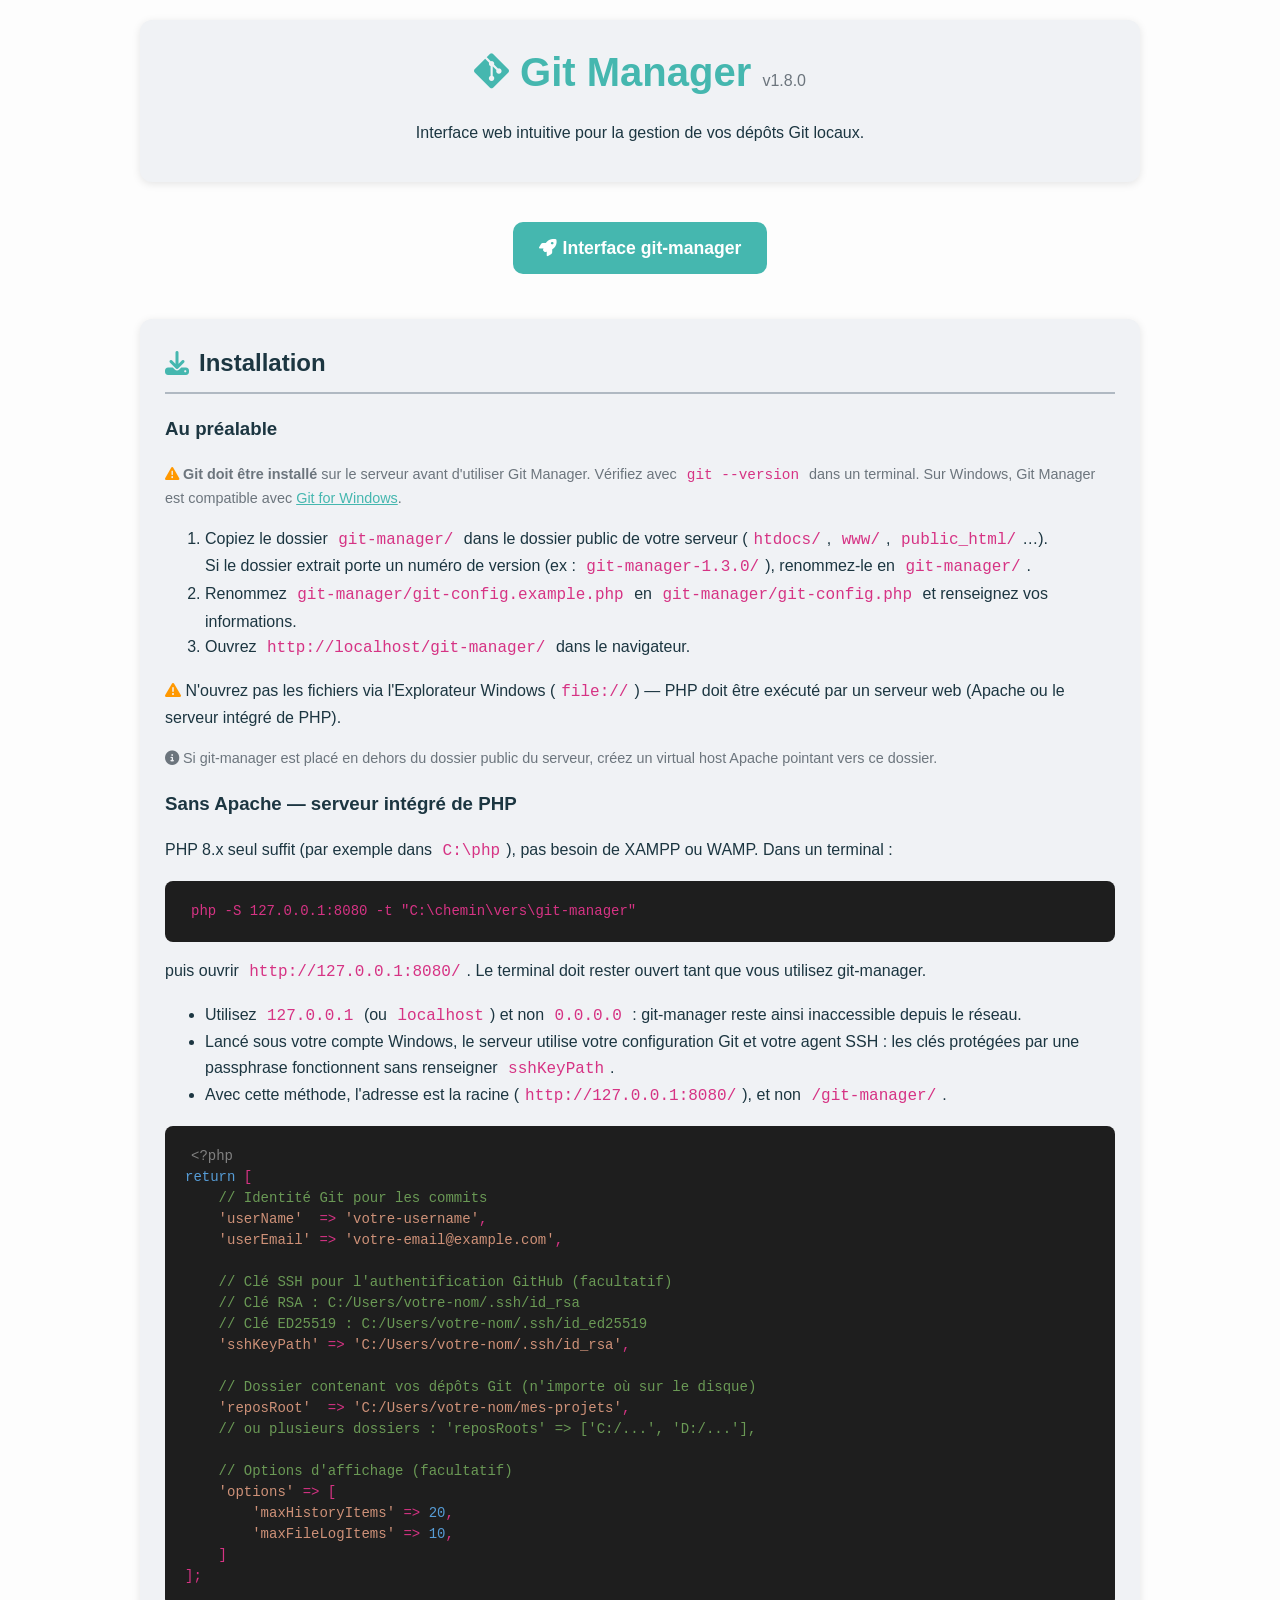
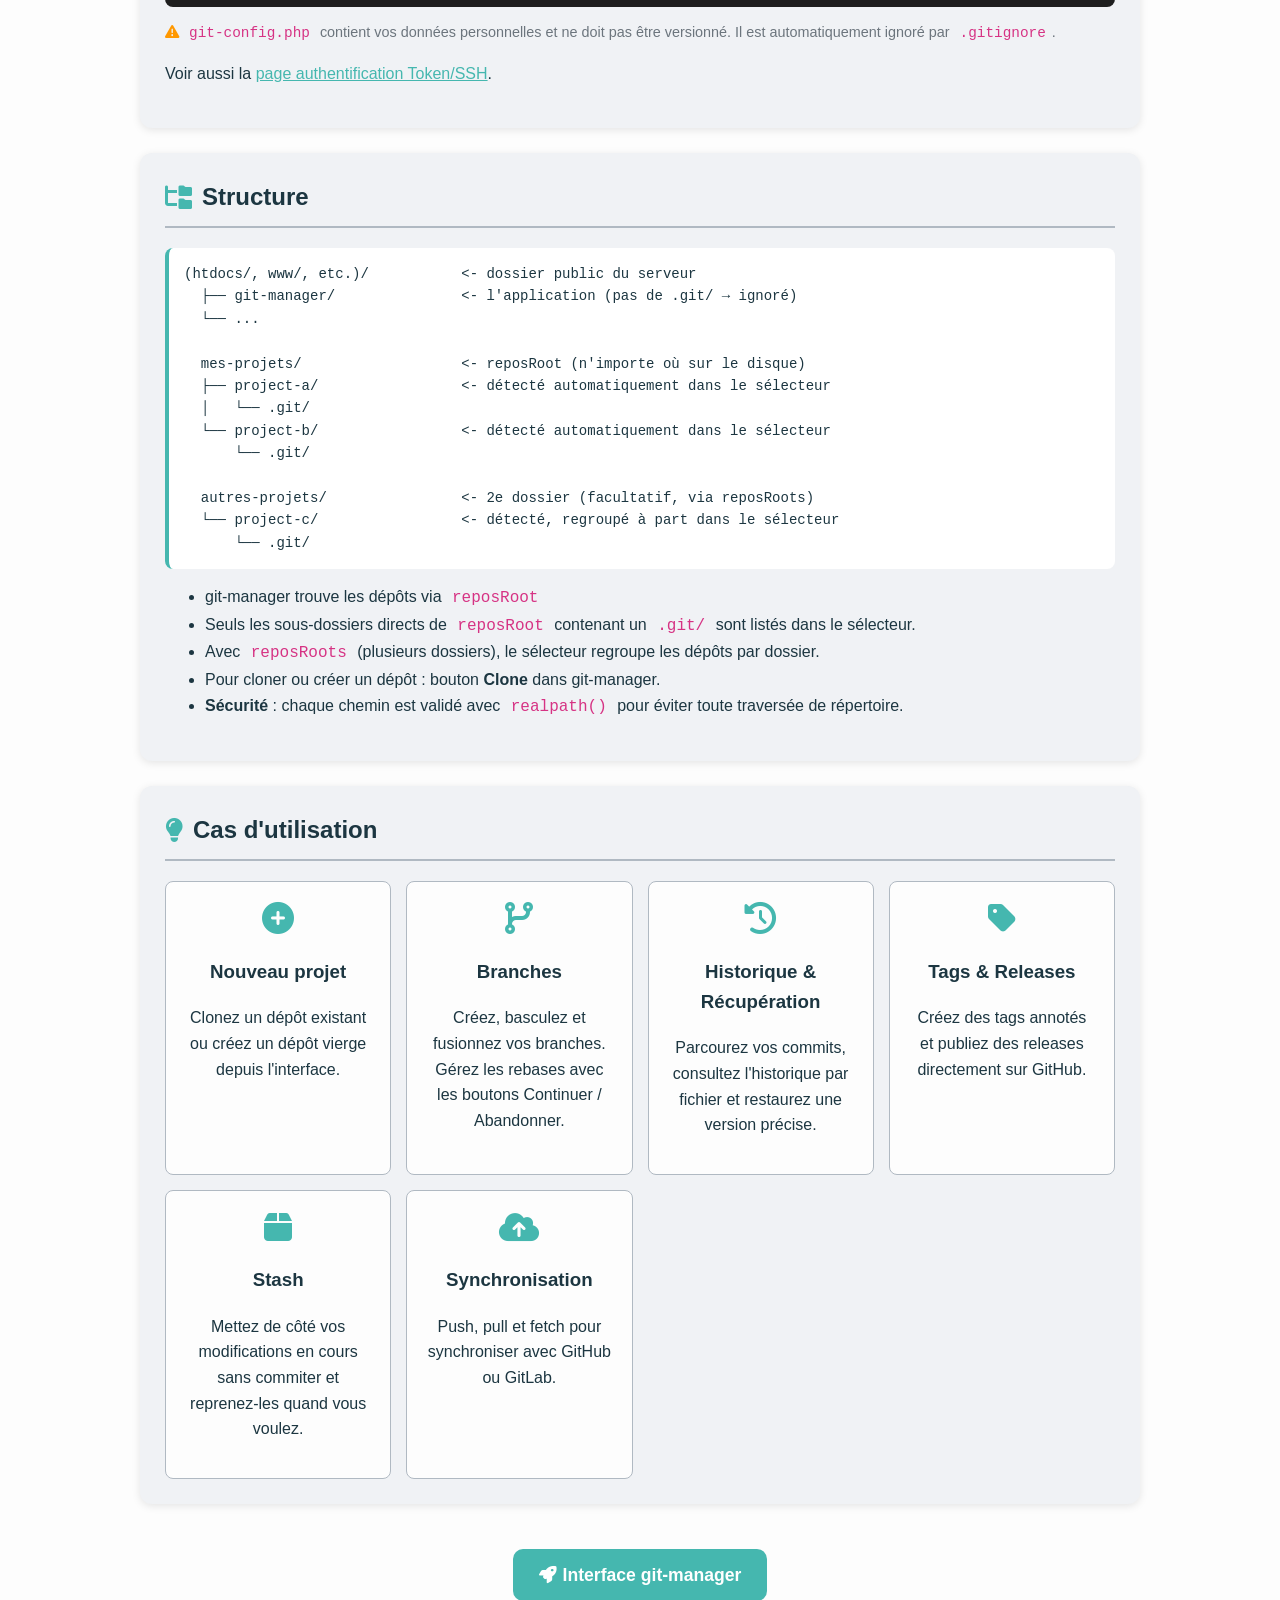
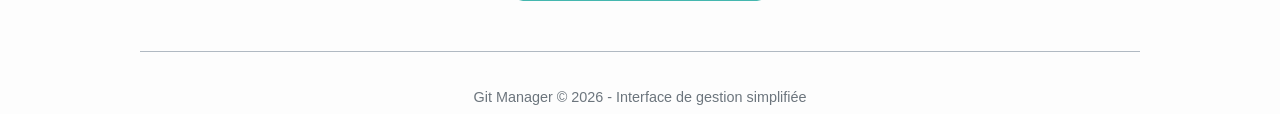
<file: git-manager/index.html>
<!DOCTYPE html>
<html lang="fr">

<head>
  <meta charset="UTF-8" />
  <meta name="viewport" content="width=device-width, initial-scale=1.0" />
  <title>Git Manager - Accueil</title>
  <link rel="icon" href="flavicon.svg" type="image/svg+xml">
  <link rel="stylesheet" href="https://cdnjs.cloudflare.com/ajax/libs/font-awesome/6.4.0/css/all.min.css" integrity="sha512-iecdLmaskl7CVkqkXNQ/ZH/XLlvWZOJyj7Yy7tcenmpD1ypASozpmT/E0iPtmFIB46ZmdtAc9eNBvH0H/ZpiBw==" crossorigin="anonymous" referrerpolicy="no-referrer" />
  <link rel="stylesheet" href="css/common.css">
  <link rel="stylesheet" href="css/index.css">
</head>

<body>
  <div class="git-container">
    <header class="git-header">
      <h1><i class="fab fa-git-alt"></i> Git Manager <span class="version-badge">v1.8.0</span></h1>
      <p>Interface web intuitive pour la gestion de vos dépôts Git locaux.</p>
    </header>

    <main class="git-layout">
      <section class="section-cta">
        <a href="git-manager.html" class="btn btn-primary">
          <i class="fas fa-rocket"></i> Interface git-manager
        </a>
      </section>

      <section class="git-section">
        <h2><i class="fas fa-download"></i> Installation</h2>
        <h3>Au préalable</h3>
        <p class="text-note"><i class="fas fa-exclamation-triangle text-warning"></i> <strong>Git doit être installé</strong> sur le serveur avant d'utiliser Git Manager. Vérifiez avec <code>git --version</code> dans un terminal. Sur Windows, Git Manager est compatible avec <a href="https://git-scm.com/download/win" target="_blank">Git for Windows</a>.</p>

        <ol>
          <li>Copiez le dossier <code>git-manager/</code> dans le dossier public de votre serveur (<code>htdocs/</code>, <code>www/</code>, <code>public_html/</code>…).<br>
              Si le dossier extrait porte un numéro de version (ex : <code>git-manager-1.3.0/</code>), renommez-le en <code>git-manager/</code>.</li>
          <li>Renommez <code>git-manager/git-config.example.php</code> en <code>git-manager/git-config.php</code> et renseignez vos informations.</li>
          <li>Ouvrez <code>http://localhost/git-manager/</code> dans le navigateur.</li>
        </ol>

        <p><i class="fas fa-exclamation-triangle text-warning"></i> N'ouvrez pas les fichiers via l'Explorateur Windows (<code>file://</code>) — PHP doit être exécuté par un serveur web (Apache ou le serveur intégré de PHP).</p>
        <p class="text-note"><i class="fas fa-info-circle"></i> Si git-manager est placé en dehors du dossier public du serveur, créez un virtual host Apache pointant vers ce dossier.</p>

        <h3>Sans Apache — serveur intégré de PHP</h3>
        <p>PHP 8.x seul suffit (par exemple dans <code>C:\php</code>), pas besoin de XAMPP ou WAMP. Dans un terminal :</p>
        <pre><code>php -S 127.0.0.1:8080 -t "C:\chemin\vers\git-manager"</code></pre>
        <p>puis ouvrir <code>http://127.0.0.1:8080/</code>. Le terminal doit rester ouvert tant que vous utilisez git-manager.</p>
        <ul>
          <li>Utilisez <code>127.0.0.1</code> (ou <code>localhost</code>) et non <code>0.0.0.0</code> : git-manager reste ainsi inaccessible depuis le réseau.</li>
          <li>Lancé sous votre compte Windows, le serveur utilise votre configuration Git et votre agent SSH : les clés protégées par une passphrase fonctionnent sans renseigner <code>sshKeyPath</code>.</li>
          <li>Avec cette méthode, l'adresse est la racine (<code>http://127.0.0.1:8080/</code>), et non <code>/git-manager/</code>.</li>
        </ul>

        <pre><code><span class="code-tag">&lt;?php</span>
<span class="code-keyword">return</span> [
    <span class="code-comment">// Identité Git pour les commits</span>
    <span class="code-string">'userName'</span>  => <span class="code-string">'votre-username'</span>,
    <span class="code-string">'userEmail'</span> => <span class="code-string">'votre-email@example.com'</span>,

    <span class="code-comment">// Clé SSH pour l'authentification GitHub (facultatif)</span>
    <span class="code-comment">// Clé RSA : C:/Users/votre-nom/.ssh/id_rsa</span>
    <span class="code-comment">// Clé ED25519 : C:/Users/votre-nom/.ssh/id_ed25519</span>
    <span class="code-string">'sshKeyPath'</span> => <span class="code-string">'C:/Users/votre-nom/.ssh/id_rsa'</span>,

    <span class="code-comment">// Dossier contenant vos dépôts Git (n'importe où sur le disque)</span>
    <span class="code-string">'reposRoot'</span>  => <span class="code-string">'C:/Users/votre-nom/mes-projets'</span>,
    <span class="code-comment">// ou plusieurs dossiers : 'reposRoots' => ['C:/...', 'D:/...'],</span>

    <span class="code-comment">// Options d'affichage (facultatif)</span>
    <span class="code-string">'options'</span> => [
        <span class="code-string">'maxHistoryItems'</span> => <span class="code-keyword">20</span>,
        <span class="code-string">'maxFileLogItems'</span> => <span class="code-keyword">10</span>,
    ]
];</code></pre>

        <p class="text-note"><i class="fas fa-exclamation-triangle text-warning"></i> <code>git-config.php</code> contient vos données personnelles et ne doit pas être versionné. Il est automatiquement ignoré par <code>.gitignore</code>.</p>
        <p>Voir aussi la <a href="git-auth.html">page authentification Token/SSH</a>.</p>
      </section>

      <section class="git-section">
        <h2><i class="fas fa-folder-tree"></i> Structure</h2>
        <div class="tree-view">(htdocs/, www/, etc.)/           &lt;- dossier public du serveur
  ├── git-manager/               &lt;- l'application (pas de .git/ → ignoré)
  └── ...

  mes-projets/                   &lt;- reposRoot (n'importe où sur le disque)
  ├── project-a/                 &lt;- détecté automatiquement dans le sélecteur
  │   └── .git/
  └── project-b/                 &lt;- détecté automatiquement dans le sélecteur
      └── .git/

  autres-projets/                &lt;- 2e dossier (facultatif, via reposRoots)
  └── project-c/                 &lt;- détecté, regroupé à part dans le sélecteur
      └── .git/</div>
        <ul class="mt-15">
          <li>git-manager trouve les dépôts via <code>reposRoot</code></li>
          <li>Seuls les sous-dossiers directs de <code>reposRoot</code> contenant un <code>.git/</code> sont listés dans le sélecteur.</li>
          <li>Avec <code>reposRoots</code> (plusieurs dossiers), le sélecteur regroupe les dépôts par dossier.</li>
          <li>Pour cloner ou créer un dépôt : bouton <strong>Clone</strong> dans git-manager.</li>
          <li><strong>Sécurité</strong> : chaque chemin est validé avec <code>realpath()</code> pour éviter toute traversée de répertoire.</li>
        </ul>
      </section>

      <section class="git-section">
        <h2><i class="fas fa-lightbulb"></i> Cas d'utilisation</h2>
        <div class="use-cases">
          <div class="card">
            <i class="fas fa-plus-circle fa-2x text-accent"></i>
            <h3>Nouveau projet</h3>
            <p>Clonez un dépôt existant ou créez un dépôt vierge depuis l'interface.</p>
          </div>
          <div class="card">
            <i class="fas fa-code-branch fa-2x text-accent"></i>
            <h3>Branches</h3>
            <p>Créez, basculez et fusionnez vos branches. Gérez les rebases avec les boutons Continuer / Abandonner.</p>
          </div>
          <div class="card">
            <i class="fas fa-history fa-2x text-accent"></i>
            <h3>Historique & Récupération</h3>
            <p>Parcourez vos commits, consultez l'historique par fichier et restaurez une version précise.</p>
          </div>
          <div class="card">
            <i class="fas fa-tag fa-2x text-accent"></i>
            <h3>Tags & Releases</h3>
            <p>Créez des tags annotés et publiez des releases directement sur GitHub.</p>
          </div>
          <div class="card">
            <i class="fas fa-box fa-2x text-accent"></i>
            <h3>Stash</h3>
            <p>Mettez de côté vos modifications en cours sans commiter et reprenez-les quand vous voulez.</p>
          </div>
          <div class="card">
            <i class="fas fa-cloud-upload-alt fa-2x text-accent"></i>
            <h3>Synchronisation</h3>
            <p>Push, pull et fetch pour synchroniser avec GitHub ou GitLab.</p>
          </div>
        </div>
      </section>

      <section class="section-cta">
        <a href="git-manager.html" class="btn btn-primary">
          <i class="fas fa-rocket"></i> Interface git-manager
        </a>
      </section>
    </main>

    <footer>
      <p>Git Manager &copy; 2026 - Interface de gestion simplifiée</p>
    </footer>
  </div>
<script>
  const _repo = new URLSearchParams(window.location.search).get('repo');
  if (_repo) {
    document.querySelectorAll('a[href="git-manager.html"]').forEach(a => {
      a.href = 'git-manager.html?repo=' + encodeURIComponent(_repo);
    });
  }
</script>
</body>
</html>
</file>
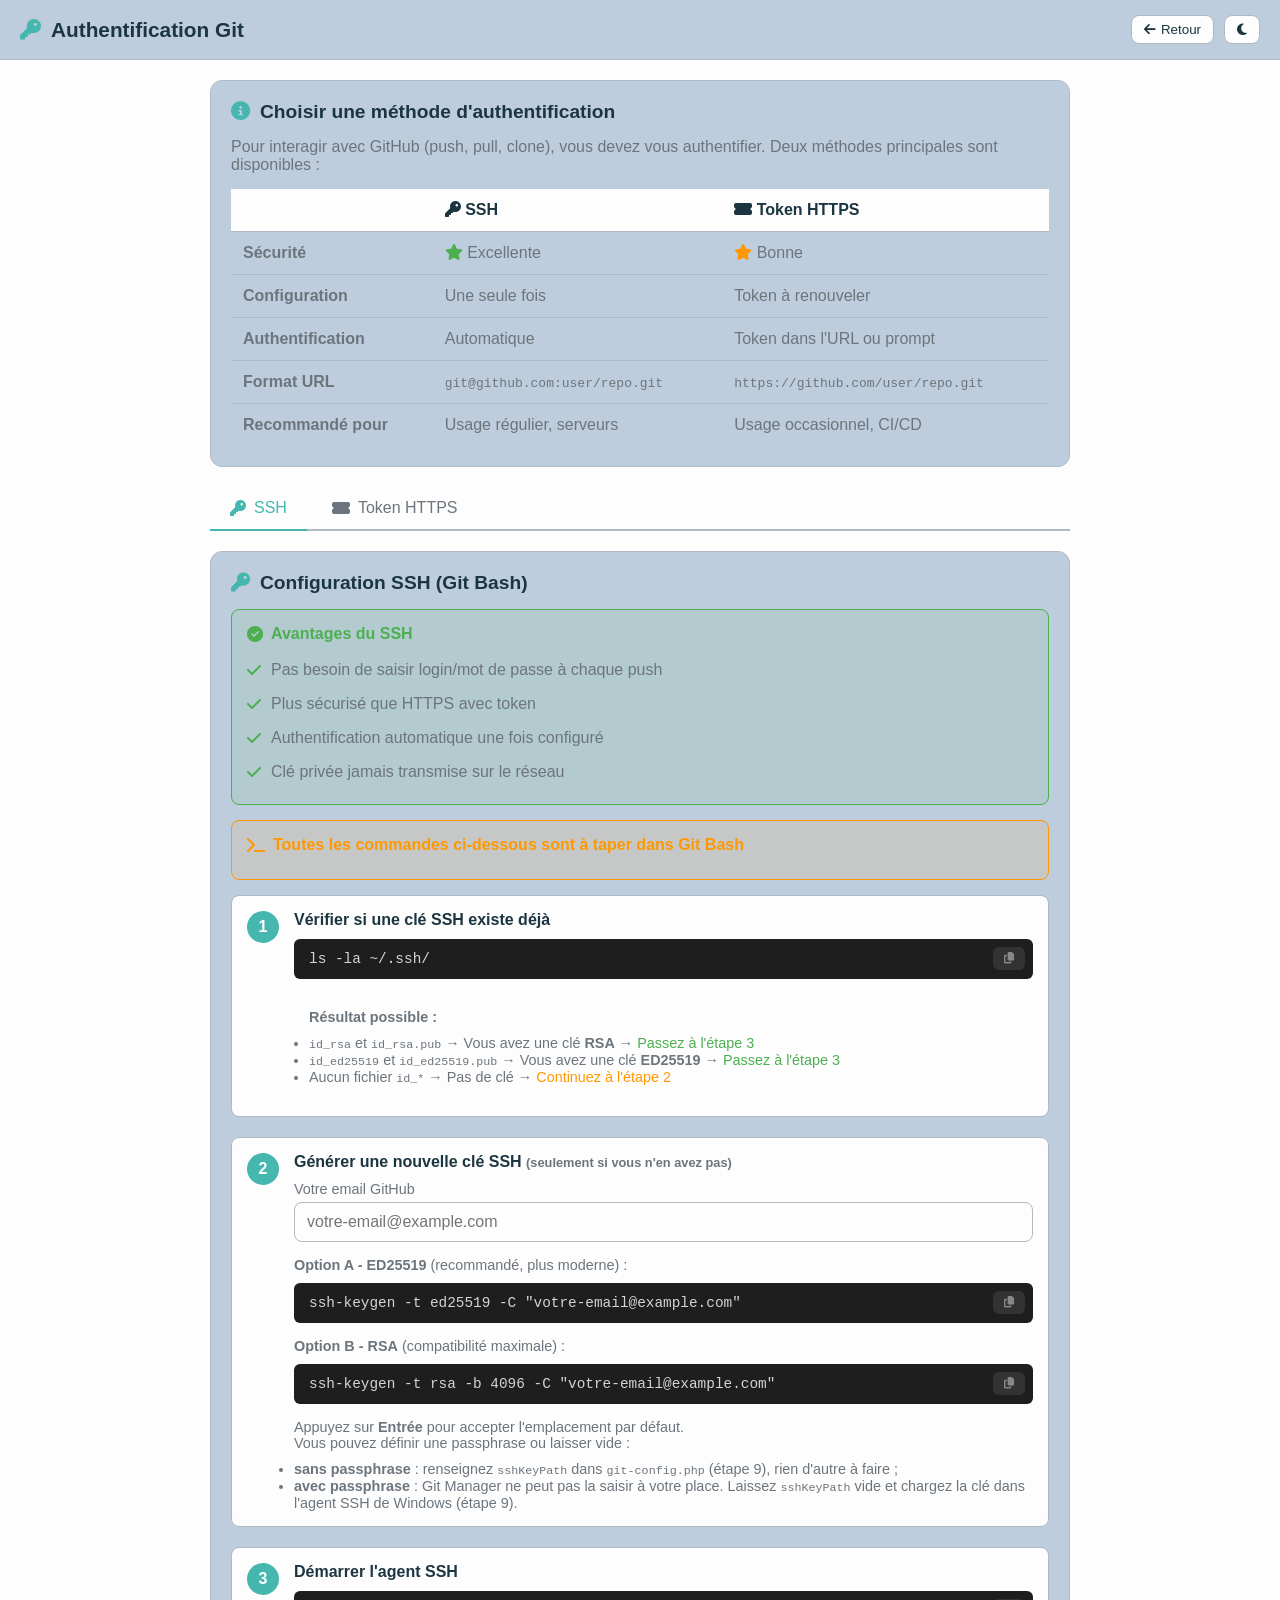
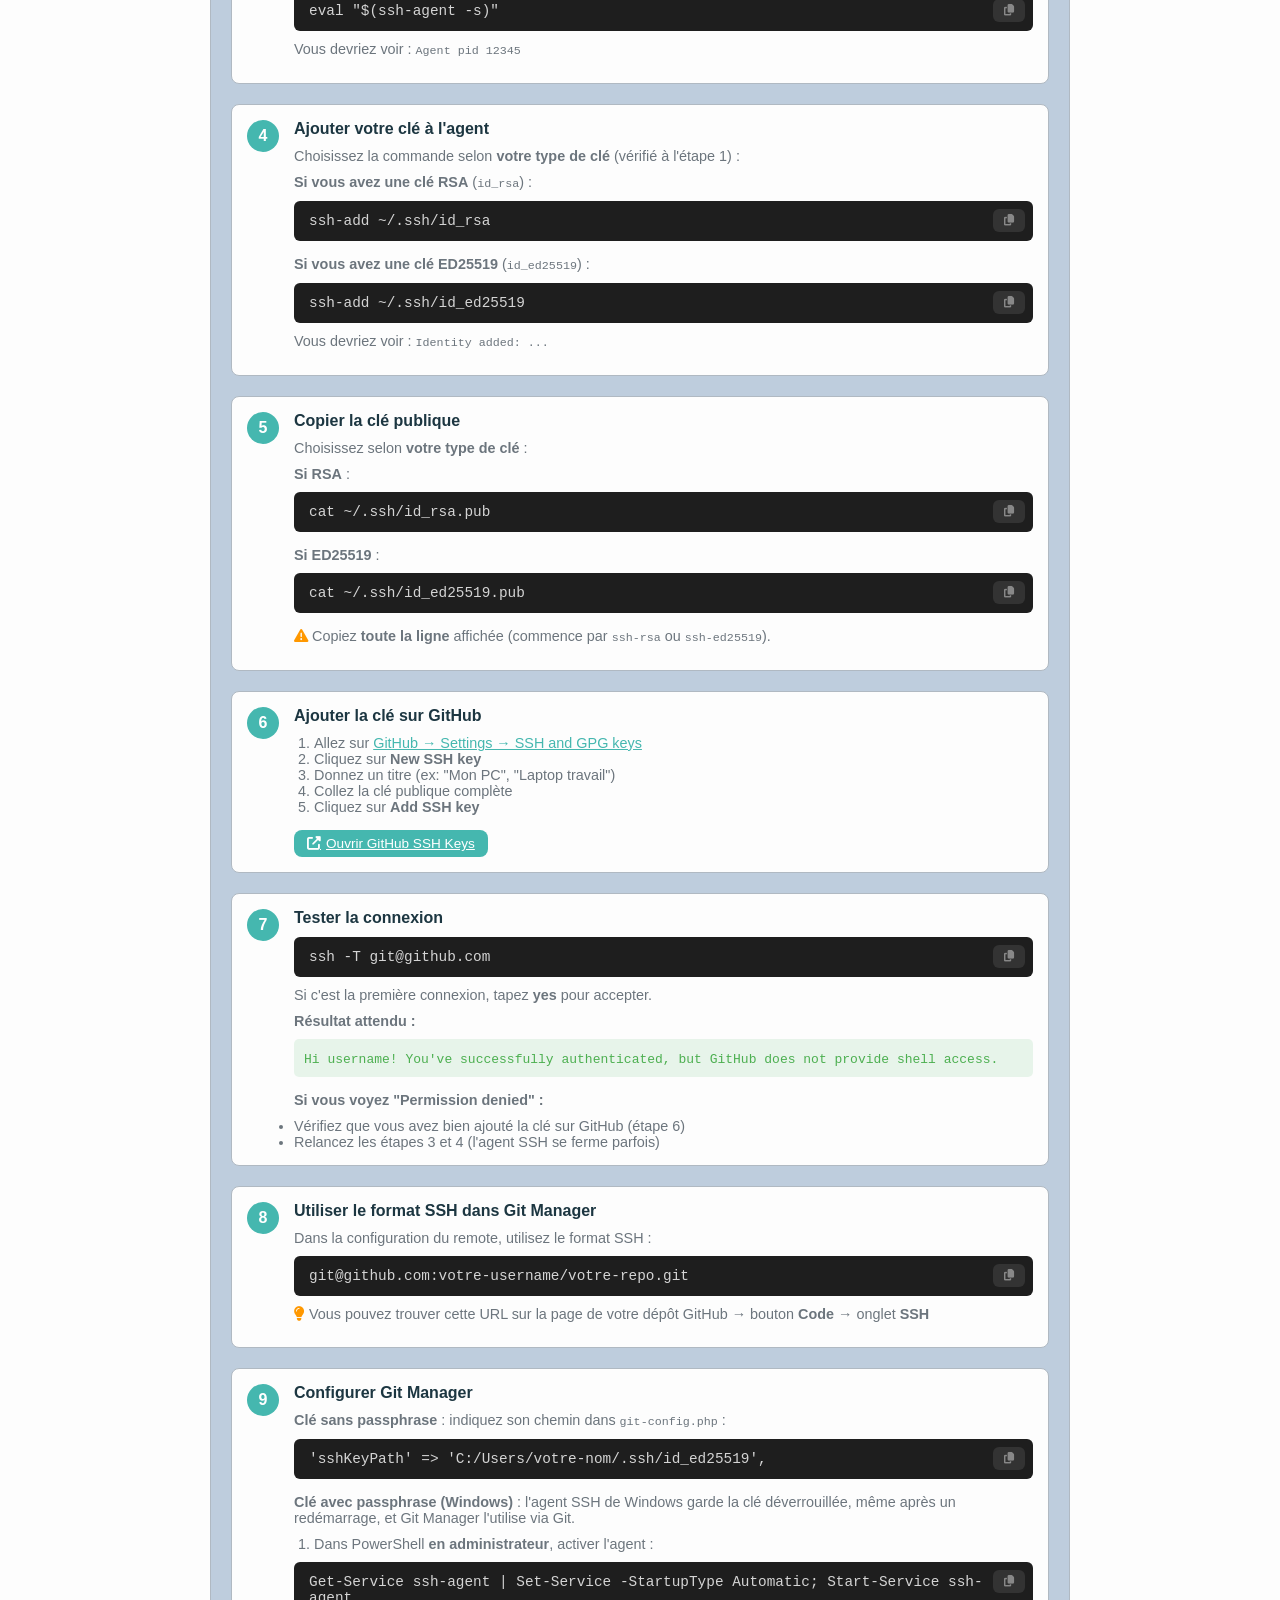
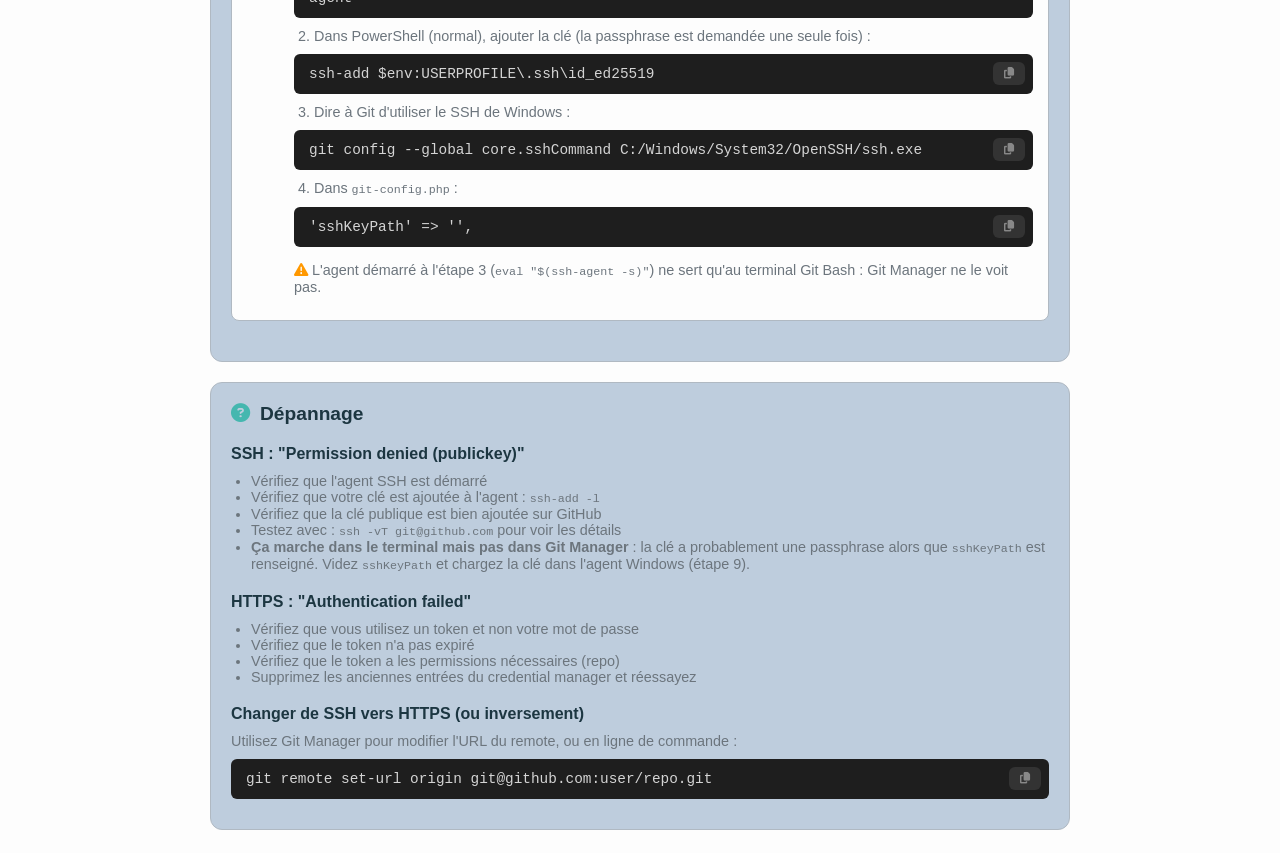
<file: git-manager/git-auth.html>
<!DOCTYPE html>
<html lang="fr">
<head>
  <meta charset="UTF-8">
  <meta name="viewport" content="width=device-width, initial-scale=1.0">
  <title>Authentification Git - SSH & Token</title>
  <link rel="icon" href="flavicon.svg" type="image/svg+xml">
  <link rel="stylesheet" href="css/common.css">
  <link rel="stylesheet" href="css/pages-shared.css">
  <link rel="stylesheet" href="css/git-auth.css">
  <link rel="stylesheet" href="https://cdnjs.cloudflare.com/ajax/libs/font-awesome/6.4.0/css/all.min.css" integrity="sha512-iecdLmaskl7CVkqkXNQ/ZH/XLlvWZOJyj7Yy7tcenmpD1ypASozpmT/E0iPtmFIB46ZmdtAc9eNBvH0H/ZpiBw==" crossorigin="anonymous" referrerpolicy="no-referrer">
</head>
<body>
  <div class="header">
    <h1>
      <i class="fas fa-key"></i>
      <span>Authentification Git</span>
    </h1>
    <div class="header-actions">
      <button onclick="navigateBack()" title="Retour au gestionnaire">
        <i class="fas fa-arrow-left"></i>
        <span>Retour</span>
      </button>
      <button onclick="toggleDarkMode()" id="darkModeBtn" title="Mode sombre">
        <i class="fas fa-moon"></i>
      </button>
    </div>
  </div>

  <div class="container">
    <div class="card">
      <h2><i class="fas fa-info-circle"></i> Choisir une méthode d'authentification</h2>
      <p class="text-muted mb-15">
        Pour interagir avec GitHub (push, pull, clone), vous devez vous authentifier. Deux méthodes principales sont disponibles :
      </p>

      <table class="comparison-table">
        <thead>
          <tr>
            <th></th>
            <th><i class="fas fa-key"></i> SSH</th>
            <th><i class="fas fa-ticket-alt"></i> Token HTTPS</th>
          </tr>
        </thead>
        <tbody>
          <tr>
            <td><strong>Sécurité</strong></td>
            <td><i class="fas fa-star text-success"></i> Excellente</td>
            <td><i class="fas fa-star icon-warning"></i> Bonne</td>
          </tr>
          <tr>
            <td><strong>Configuration</strong></td>
            <td>Une seule fois</td>
            <td>Token à renouveler</td>
          </tr>
          <tr>
            <td><strong>Authentification</strong></td>
            <td>Automatique</td>
            <td>Token dans l'URL ou prompt</td>
          </tr>
          <tr>
            <td><strong>Format URL</strong></td>
            <td><code>git@github.com:user/repo.git</code></td>
            <td><code>https://github.com/user/repo.git</code></td>
          </tr>
          <tr>
            <td><strong>Recommandé pour</strong></td>
            <td>Usage régulier, serveurs</td>
            <td>Usage occasionnel, CI/CD</td>
          </tr>
        </tbody>
      </table>
    </div>

    <div class="tabs">
      <button class="tab active" onclick="showTab('ssh')">
        <i class="fas fa-key"></i>
        <span>SSH</span>
      </button>
      <button class="tab" onclick="showTab('token')">
        <i class="fas fa-ticket-alt"></i>
        <span>Token HTTPS</span>
      </button>
    </div>

    <!-- SSH Tab -->
    <div id="ssh-tab" class="tab-content active">
      <div class="card">
        <h2><i class="fas fa-key"></i> Configuration SSH (Git Bash)</h2>

        <div class="success-box">
          <h4><i class="fas fa-check-circle"></i> Avantages du SSH</h4>
          <ul class="advantages-list">
            <li><i class="fas fa-check"></i> Pas besoin de saisir login/mot de passe à chaque push</li>
            <li><i class="fas fa-check"></i> Plus sécurisé que HTTPS avec token</li>
            <li><i class="fas fa-check"></i> Authentification automatique une fois configuré</li>
            <li><i class="fas fa-check"></i> Clé privée jamais transmise sur le réseau</li>
          </ul>
        </div>

        <div class="warning-box">
          <h4><i class="fas fa-terminal"></i> Toutes les commandes ci-dessous sont à taper dans Git Bash</h4>
        </div>

        <div class="step">
          <div class="step-number">1</div>
          <div class="step-content">
            <h4>Vérifier si une clé SSH existe déjà</h4>
            <div class="code-block">
              <button class="copy-btn" onclick="copyCode(this)"><i class="fas fa-copy"></i></button>
              ls -la ~/.ssh/
            </div>
            <div class="hint-box">
              <p><strong>Résultat possible :</strong></p>
              <ul class="text-muted text-sm mt-10">
                <li><code>id_rsa</code> et <code>id_rsa.pub</code> → Vous avez une clé <strong>RSA</strong> → <span class="text-success">Passez à l'étape 3</span></li>
                <li><code>id_ed25519</code> et <code>id_ed25519.pub</code> → Vous avez une clé <strong>ED25519</strong> → <span class="text-success">Passez à l'étape 3</span></li>
                <li>Aucun fichier <code>id_*</code> → Pas de clé → <span class="text-warning">Continuez à l'étape 2</span></li>
              </ul>
            </div>
          </div>
        </div>

        <div class="step">
          <div class="step-number">2</div>
          <div class="step-content">
            <h4>Générer une nouvelle clé SSH <span class="text-muted text-xs">(seulement si vous n'en avez pas)</span></h4>
            <div class="form-group">
              <label for="sshEmail">Votre email GitHub</label>
              <input type="email" id="sshEmail" placeholder="votre-email@example.com">
            </div>
            <p><strong>Option A - ED25519</strong> (recommandé, plus moderne) :</p>
            <div class="code-block" id="sshGenCommand">
              <button class="copy-btn" onclick="copyCode(this)"><i class="fas fa-copy"></i></button>
              ssh-keygen -t ed25519 -C "votre-email@example.com"
            </div>
            <p class="mt-15"><strong>Option B - RSA</strong> (compatibilité maximale) :</p>
            <div class="code-block">
              <button class="copy-btn" onclick="copyCode(this)"><i class="fas fa-copy"></i></button>
              ssh-keygen -t rsa -b 4096 -C "votre-email@example.com"
            </div>
            <p class="mt-15">
              Appuyez sur <strong>Entrée</strong> pour accepter l'emplacement par défaut.<br>
              Vous pouvez définir une passphrase ou laisser vide :
            </p>
            <ul class="text-muted text-sm">
              <li><strong>sans passphrase</strong> : renseignez <code>sshKeyPath</code> dans <code>git-config.php</code> (étape 9), rien d'autre à faire ;</li>
              <li><strong>avec passphrase</strong> : Git Manager ne peut pas la saisir à votre place. Laissez <code>sshKeyPath</code> vide et chargez la clé dans l'agent SSH de Windows (étape 9).</li>
            </ul>
          </div>
        </div>

        <div class="step">
          <div class="step-number">3</div>
          <div class="step-content">
            <h4>Démarrer l'agent SSH</h4>
            <div class="code-block">
              <button class="copy-btn" onclick="copyCode(this)"><i class="fas fa-copy"></i></button>
              eval "$(ssh-agent -s)"
            </div>
            <p class="mt-10">
              Vous devriez voir : <code>Agent pid 12345</code>
            </p>
          </div>
        </div>

        <div class="step">
          <div class="step-number">4</div>
          <div class="step-content">
            <h4>Ajouter votre clé à l'agent</h4>
            <p>Choisissez la commande selon <strong>votre type de clé</strong> (vérifié à l'étape 1) :</p>
            <p class="mt-10"><strong>Si vous avez une clé RSA</strong> (<code>id_rsa</code>) :</p>
            <div class="code-block">
              <button class="copy-btn" onclick="copyCode(this)"><i class="fas fa-copy"></i></button>
              ssh-add ~/.ssh/id_rsa
            </div>
            <p class="mt-15"><strong>Si vous avez une clé ED25519</strong> (<code>id_ed25519</code>) :</p>
            <div class="code-block">
              <button class="copy-btn" onclick="copyCode(this)"><i class="fas fa-copy"></i></button>
              ssh-add ~/.ssh/id_ed25519
            </div>
            <p class="mt-10">
              Vous devriez voir : <code>Identity added: ...</code>
            </p>
          </div>
        </div>

        <div class="step">
          <div class="step-number">5</div>
          <div class="step-content">
            <h4>Copier la clé publique</h4>
            <p>Choisissez selon <strong>votre type de clé</strong> :</p>
            <p class="mt-10"><strong>Si RSA</strong> :</p>
            <div class="code-block">
              <button class="copy-btn" onclick="copyCode(this)"><i class="fas fa-copy"></i></button>
              cat ~/.ssh/id_rsa.pub
            </div>
            <p class="mt-15"><strong>Si ED25519</strong> :</p>
            <div class="code-block">
              <button class="copy-btn" onclick="copyCode(this)"><i class="fas fa-copy"></i></button>
              cat ~/.ssh/id_ed25519.pub
            </div>
            <p class="mt-15">
              <i class="fas fa-exclamation-triangle icon-warning"></i>
              Copiez <strong>toute la ligne</strong> affichée (commence par <code>ssh-rsa</code> ou <code>ssh-ed25519</code>).
            </p>
          </div>
        </div>

        <div class="step">
          <div class="step-number">6</div>
          <div class="step-content">
            <h4>Ajouter la clé sur GitHub</h4>
            <ol class="text-muted text-sm pl-20">
              <li>Allez sur <a href="https://github.com/settings/keys" target="_blank" class="link-accent">GitHub → Settings → SSH and GPG keys</a></li>
              <li>Cliquez sur <strong>New SSH key</strong></li>
              <li>Donnez un titre (ex: "Mon PC", "Laptop travail")</li>
              <li>Collez la clé publique complète</li>
              <li>Cliquez sur <strong>Add SSH key</strong></li>
            </ol>
            <div class="btn-group">
              <a href="https://github.com/settings/ssh/new" target="_blank" class="btn btn-primary">
                <i class="fas fa-external-link-alt"></i> Ouvrir GitHub SSH Keys
              </a>
            </div>
          </div>
        </div>

        <div class="step">
          <div class="step-number">7</div>
          <div class="step-content">
            <h4>Tester la connexion</h4>
            <div class="code-block">
              <button class="copy-btn" onclick="copyCode(this)"><i class="fas fa-copy"></i></button>
              ssh -T git@github.com
            </div>
            <p class="mt-10">Si c'est la première connexion, tapez <strong>yes</strong> pour accepter.</p>
            <p class="mt-10"><strong>Résultat attendu :</strong></p>
            <div class="result-success-box">
              <code class="text-success">Hi username! You've successfully authenticated, but GitHub does not provide shell access.</code>
            </div>
            <p class="mt-15"><strong>Si vous voyez "Permission denied" :</strong></p>
            <ul class="text-muted text-sm">
              <li>Vérifiez que vous avez bien ajouté la clé sur GitHub (étape 6)</li>
              <li>Relancez les étapes 3 et 4 (l'agent SSH se ferme parfois)</li>
            </ul>
          </div>
        </div>

        <div class="step">
          <div class="step-number">8</div>
          <div class="step-content">
            <h4>Utiliser le format SSH dans Git Manager</h4>
            <p>Dans la configuration du remote, utilisez le format SSH :</p>
            <div class="code-block">
              <button class="copy-btn" onclick="copyCode(this)"><i class="fas fa-copy"></i></button>
              git@github.com:votre-username/votre-repo.git
            </div>
            <p class="mt-10">
              <i class="fas fa-lightbulb icon-warning"></i>
              Vous pouvez trouver cette URL sur la page de votre dépôt GitHub → bouton <strong>Code</strong> → onglet <strong>SSH</strong>
            </p>
          </div>
        </div>

        <div class="step">
          <div class="step-number">9</div>
          <div class="step-content">
            <h4>Configurer Git Manager</h4>
            <p><strong>Clé sans passphrase</strong> : indiquez son chemin dans <code>git-config.php</code> :</p>
            <div class="code-block">
              <button class="copy-btn" onclick="copyCode(this)"><i class="fas fa-copy"></i></button>
              'sshKeyPath' => 'C:/Users/votre-nom/.ssh/id_ed25519',
            </div>
            <p class="mt-15">
              <strong>Clé avec passphrase (Windows)</strong> : l'agent SSH de Windows garde la clé déverrouillée,
              même après un redémarrage, et Git Manager l'utilise via Git.
            </p>
            <ol class="text-muted text-sm pl-20">
              <li>Dans PowerShell <strong>en administrateur</strong>, activer l'agent :</li>
            </ol>
            <div class="code-block">
              <button class="copy-btn" onclick="copyCode(this)"><i class="fas fa-copy"></i></button>
              Get-Service ssh-agent | Set-Service -StartupType Automatic; Start-Service ssh-agent
            </div>
            <ol class="text-muted text-sm pl-20" start="2">
              <li>Dans PowerShell (normal), ajouter la clé (la passphrase est demandée une seule fois) :</li>
            </ol>
            <div class="code-block">
              <button class="copy-btn" onclick="copyCode(this)"><i class="fas fa-copy"></i></button>
              ssh-add $env:USERPROFILE\.ssh\id_ed25519
            </div>
            <ol class="text-muted text-sm pl-20" start="3">
              <li>Dire à Git d'utiliser le SSH de Windows :</li>
            </ol>
            <div class="code-block">
              <button class="copy-btn" onclick="copyCode(this)"><i class="fas fa-copy"></i></button>
              git config --global core.sshCommand C:/Windows/System32/OpenSSH/ssh.exe
            </div>
            <ol class="text-muted text-sm pl-20" start="4">
              <li>Dans <code>git-config.php</code> :</li>
            </ol>
            <div class="code-block">
              <button class="copy-btn" onclick="copyCode(this)"><i class="fas fa-copy"></i></button>
              'sshKeyPath' => '',
            </div>
            <p class="mt-15">
              <i class="fas fa-exclamation-triangle icon-warning"></i>
              L'agent démarré à l'étape 3 (<code>eval "$(ssh-agent -s)"</code>) ne sert qu'au terminal Git Bash : Git Manager ne le voit pas.
            </p>
          </div>
        </div>
      </div>
    </div>

    <!-- Token Tab -->
    <div id="token-tab" class="tab-content">
      <div class="card">
        <h2><i class="fas fa-ticket-alt"></i> Configuration Token HTTPS</h2>

        <div class="info-box">
          <h4><i class="fas fa-info-circle"></i> À propos des tokens</h4>
          <p class="text-muted text-sm">
            Depuis août 2021, GitHub n'accepte plus les mots de passe pour les opérations Git via HTTPS.
            Vous devez utiliser un <strong>Personal Access Token (PAT)</strong> à la place.
          </p>
        </div>

        <div class="step">
          <div class="step-number">1</div>
          <div class="step-content">
            <h4>Créer un Personal Access Token</h4>
            <ol class="text-muted text-sm pl-20">
              <li>Allez sur <a href="https://github.com/settings/tokens?type=beta" target="_blank" class="link-accent">GitHub → Settings → Developer settings → Personal access tokens</a></li>
              <li>Cliquez sur <strong>Generate new token</strong></li>
              <li>Choisissez <strong>Fine-grained tokens</strong> (recommandé) ou <strong>Classic</strong></li>
              <li>Donnez un nom descriptif (ex: "Git Manager local")</li>
              <li>Définissez une date d'expiration</li>
              <li>Sélectionnez les permissions nécessaires :
                <ul class="mt-5">
                  <li><strong>repo</strong> : accès complet aux dépôts privés</li>
                  <li><strong>workflow</strong> : si vous utilisez GitHub Actions</li>
                </ul>
              </li>
              <li>Cliquez sur <strong>Generate token</strong></li>
              <li><strong class="text-danger">Copiez le token immédiatement !</strong> Il ne sera plus affiché.</li>
            </ol>
            <div class="btn-group">
              <a href="https://github.com/settings/tokens/new" target="_blank" class="btn btn-primary">
                <i class="fas fa-external-link-alt"></i> Créer un token (Classic)
              </a>
              <a href="https://github.com/settings/personal-access-tokens/new" target="_blank" class="btn btn-secondary">
                <i class="fas fa-external-link-alt"></i> Créer un token (Fine-grained)
              </a>
            </div>
          </div>
        </div>

        <div class="step">
          <div class="step-number">2</div>
          <div class="step-content">
            <h4>Utiliser le token</h4>
            <p>Il y a plusieurs façons d'utiliser votre token :</p>

            <h5 class="mt-15">Option A : Token dans l'URL (simple mais moins sécurisé)</h5>
            <div class="code-block">
              <button class="copy-btn" onclick="copyCode(this)"><i class="fas fa-copy"></i></button>
              https://TOKEN@github.com/username/repo.git
            </div>
            <p>
              <i class="fas fa-exclamation-triangle icon-warning"></i>
              Le token sera visible dans la configuration Git. À éviter sur des machines partagées.
            </p>

            <h5 class="mt-20">Option B : Credential Manager (recommandé)</h5>
            <p>
              Configurez Git pour stocker vos identifiants de manière sécurisée :
            </p>
            <div class="code-block">
              <button class="copy-btn" onclick="copyCode(this)"><i class="fas fa-copy"></i></button>
              git config --global credential.helper store
            </div>
            <p class="mt-10">
              Lors du prochain push/pull, entrez votre username GitHub et le token comme mot de passe.
              Git les mémorisera pour les prochaines fois.
            </p>

            <h5 class="mt-20">Option C : Windows Credential Manager</h5>
            <p>Sur Windows, utilisez le gestionnaire d'identifiants intégré :</p>
            <div class="code-block">
              <button class="copy-btn" onclick="copyCode(this)"><i class="fas fa-copy"></i></button>
              git config --global credential.helper wincred
            </div>
          </div>
        </div>

        <div class="step">
          <div class="step-number">3</div>
          <div class="step-content">
            <h4>Format de l'URL HTTPS</h4>
            <p>Dans Git Manager, utilisez le format HTTPS standard :</p>
            <div class="code-block">
              <button class="copy-btn" onclick="copyCode(this)"><i class="fas fa-copy"></i></button>
              https://github.com/votre-username/votre-repo.git
            </div>
            <p class="mt-10">
              <i class="fas fa-lightbulb icon-warning"></i>
              Vous pouvez trouver cette URL sur la page de votre dépôt GitHub → bouton <strong>Code</strong> → onglet <strong>HTTPS</strong>
            </p>
          </div>
        </div>

        <div class="warning-box mt-20">
          <h4><i class="fas fa-exclamation-triangle"></i> Sécurité des tokens</h4>
          <ul class="text-muted text-sm pl-20">
            <li>Ne partagez <strong>jamais</strong> votre token</li>
            <li>Ne le commitez <strong>jamais</strong> dans un dépôt</li>
            <li>Utilisez des tokens avec des permissions minimales</li>
            <li>Définissez une date d'expiration</li>
            <li>Révoquez les tokens non utilisés</li>
          </ul>
        </div>
      </div>
    </div>

    <div class="card">
      <h2><i class="fas fa-question-circle"></i> Dépannage</h2>

      <h3>SSH : "Permission denied (publickey)"</h3>
      <ul class="text-muted text-sm pl-20">
        <li>Vérifiez que l'agent SSH est démarré</li>
        <li>Vérifiez que votre clé est ajoutée à l'agent : <code>ssh-add -l</code></li>
        <li>Vérifiez que la clé publique est bien ajoutée sur GitHub</li>
        <li>Testez avec : <code>ssh -vT git@github.com</code> pour voir les détails</li>
        <li><strong>Ça marche dans le terminal mais pas dans Git Manager</strong> : la clé a probablement une passphrase alors que <code>sshKeyPath</code> est renseigné. Videz <code>sshKeyPath</code> et chargez la clé dans l'agent Windows (étape 9).</li>
      </ul>

      <h3 class="mt-20">HTTPS : "Authentication failed"</h3>
      <ul class="text-muted text-sm pl-20">
        <li>Vérifiez que vous utilisez un token et non votre mot de passe</li>
        <li>Vérifiez que le token n'a pas expiré</li>
        <li>Vérifiez que le token a les permissions nécessaires (repo)</li>
        <li>Supprimez les anciennes entrées du credential manager et réessayez</li>
      </ul>

      <h3 class="mt-20">Changer de SSH vers HTTPS (ou inversement)</h3>
      <p class="text-muted text-sm mt-10">
        Utilisez Git Manager pour modifier l'URL du remote, ou en ligne de commande :
      </p>
      <div class="code-block">
        <button class="copy-btn" onclick="copyCode(this)"><i class="fas fa-copy"></i></button>
        git remote set-url origin git@github.com:user/repo.git
      </div>
    </div>
  </div>
  <script src="js/common.js"></script>
  <script src="js/git-auth.js"></script>
</body>
</html>
</file>
<file: git-manager/css/common.css>
/* ── Box model & Scrollbar ───────────────────────────────────────── */
* {
  box-sizing: border-box;
  scrollbar-width: thin;
  scrollbar-color: rgba(120, 120, 120, 0.4) transparent;
}

::-webkit-scrollbar { width: 4px; }
::-webkit-scrollbar-track { background: transparent; }
::-webkit-scrollbar-thumb {
  background: rgba(120, 120, 120, 0.4);
  border-radius: 10px;
  border: 1px solid transparent;
  background-clip: content-box;
}
::-webkit-scrollbar-thumb:hover { background: rgba(120, 120, 120, 0.6); }

/* ── Checkbox personnalisé ───────────────────────────────────────── */
input[type="checkbox"] {
  appearance: none;
  -webkit-appearance: none;
  width: 16px;
  height: 16px;
  border: 2px solid var(--border-color);
  border-radius: 4px;
  background: var(--bg-color);
  cursor: pointer;
  transition: border-color 0.15s, background 0.15s;
  position: relative;
  flex-shrink: 0;
  vertical-align: middle;
}

input[type="checkbox"]:checked {
  background: var(--accent-color);
  border-color: var(--accent-color);
}

input[type="checkbox"]:checked::after {
  content: '';
  position: absolute;
  inset: 0;
  margin: auto;
  width: 4px;
  height: 8px;
  border: 2px solid white;
  border-top: none;
  border-left: none;
  transform: rotate(45deg);
}

/* ── Spinner ─────────────────────────────────────────────────────── */
@keyframes spin {
  from { transform: rotate(0deg); }
  to   { transform: rotate(360deg); }
}

/* ── Notifications toast ─────────────────────────────────────────── */
#alertContainer {
  position: fixed;
  bottom: 24px;
  right: 24px;
  z-index: 9999;
  display: flex;
  flex-direction: column;
  gap: 8px;
  max-width: 380px;
  pointer-events: none;
}

.alert {
  padding: 12px 16px;
  border-radius: 8px;
  display: flex;
  align-items: center;
  gap: 10px;
  box-shadow: 0 4px 16px rgba(0, 0, 0, 0.2);
  animation: toast-in 0.25s ease;
  cursor: pointer;
  pointer-events: all;
  overflow-wrap: anywhere;
}

.alert.toast-out { animation: toast-out 0.25s ease forwards; }

@keyframes toast-in {
  from { transform: translateX(calc(100% + 24px)); opacity: 0; }
  to   { transform: translateX(0); opacity: 1; }
}

@keyframes toast-out {
  from { transform: translateX(0); opacity: 1; }
  to   { transform: translateX(calc(100% + 24px)); opacity: 0; }
}

.alert-success {
  background: color-mix(in srgb, var(--success-color) 10%, transparent);
  border: 1px solid var(--success-color);
  color: var(--success-color);
}

.alert-error {
  background: color-mix(in srgb, var(--danger-color) 10%, transparent);
  border: 1px solid var(--danger-color);
  color: var(--danger-color);
}

.alert-info {
  background: color-mix(in srgb, var(--info-color) 10%, transparent);
  border: 1px solid var(--info-color);
  color: var(--info-color);
}

.alert-warning {
  background: color-mix(in srgb, var(--warning-color) 10%, transparent);
  border: 1px solid var(--warning-color);
  color: var(--warning-color);
}

.alert code {
  background: rgba(0, 0, 0, 0.1);
  padding: 2px 6px;
  border-radius: 4px;
  font-family: monospace;
}

/* Variables CSS communes à toutes les pages - Thème clair */
:root {
  --bg-page: #dde3ea;        /* fond de la page principale, distinct des cartes */
  --bg-color: #fdfdfd;
  --bg-primary: #f0f2f5;
  --bg-secondary: #becddd;
  --text-primary: #1c3641;
  --text-secondary: #6c757d;
  --border-color: #b0b9c2;
  --accent-color: #45b7af;
  --accent-hover: #3ca29a;
  --danger-color: #f44336;
  --success-color: #4caf50;
  --warning-color: #ff9800;
  --info-color: #2196f3;
}

/* Thème sombre */
.dark-mode {
  --bg-page: #0f172a;
  --bg-color: #1e293b;
  --bg-primary: #1e293b;
  --bg-secondary: #293d58;
  --text-primary: #ffffff;
  --text-secondary: #94a3b8;
  --border-color: #3d4f5f;
  --accent-color: #45b7af;
  --accent-hover: #3ca29a;
}
</file>
<file: git-manager/css/index.css>
a            { color: var(--accent-color); }
.text-warning { color: #ff9800; }
.text-accent  { color: var(--accent-color); }
.text-note    { margin-top: 10px; font-size: 0.9em; color: var(--text-secondary); }
.section-cta  { text-align: center; padding: 20px 0; }
.mt-15        { margin-top: 15px; }
footer        { text-align: center; margin-top: 30px; color: var(--text-secondary); font-size: 0.9em; border-top: 1px solid var(--border-color); padding-top: 20px; }

:root {
  --code-bg: #1e1e1e;
  --code-inline-bg: #eaedef;
  --code-inline-color: #d63384;
  --code-keyword: #569cd6;
  --code-string: #ce9178;
  --code-comment: #6a9955;
  --code-tag: #808080;
}

body {
  font-family: -apple-system, BlinkMacSystemFont, 'Segoe UI', Roboto, sans-serif;
  background: var(--bg-color);
  color: var(--text-primary);
  margin: 0;
  padding: 20px;
  line-height: 1.6;
}

.git-container {
  max-width: 1000px;
  margin: 0 auto;
}

.git-header {
  background: var(--bg-primary);
  border-radius: 12px;
  padding: 20px;
  margin-bottom: 20px;
  box-shadow: 0 2px 8px rgba(0, 0, 0, 0.1);
  text-align: center;
}

.git-header h1 {
  margin: 0;
  color: var(--accent-color);
  font-size: 2.5em;
}

.version-badge {
  font-size: 0.4em;
  font-weight: 400;
  color: var(--text-secondary);
  align-self: flex-end;
  margin-bottom: 4px;
}

.git-layout {
  display: flex;
  flex-direction: column;
  gap: 25px;
}

.git-section {
  background: var(--bg-primary);
  border-radius: 12px;
  padding: 25px;
  box-shadow: 0 2px 8px rgba(0, 0, 0, 0.1);
}

.git-section h2 {
  margin: 0 0 20px 0;
  border-bottom: 2px solid var(--border-color);
  padding-bottom: 10px;
  display: flex;
  align-items: center;
  gap: 10px;
}

.git-section h2 i { color: var(--accent-color); }

code {
  color: var(--code-inline-color);
  padding: 2px 6px;
  border-radius: 4px;
  font-family: 'Consolas', monospace;
}

pre {
  background: var(--code-bg);
  color: #d4d4d4;
  padding: 20px;
  border-radius: 8px;
  overflow-x: auto;
  font-family: 'Consolas', 'Monaco', monospace;
  font-size: 14px;
  line-height: 1.5;
}

.code-keyword { color: var(--code-keyword); }
.code-string  { color: var(--code-string); }
.code-comment { color: var(--code-comment); }
.code-tag     { color: var(--code-tag); }

.use-cases {
  display: grid;
  grid-template-columns: repeat(auto-fit, minmax(200px, 1fr));
  gap: 15px;
  margin-top: 20px;
}

.card {
  background: var(--bg-color);
  border: 1px solid var(--border-color);
  padding: 20px;
  border-radius: 8px;
  text-align: center;
}

.btn {
  display: inline-flex;
  align-items: center;
  gap: 6px;
  padding: 12px 26px;
  border-radius: 10px;
  text-decoration: none;
  font-weight: 600;
  transition: background-color 0.3s, transform 0.3s, box-shadow 0.3s;
  font-size: 1.1em;
}

.btn-primary { background: var(--accent-color); color: white; border: none; cursor: pointer; }
.btn-primary:hover { background: var(--accent-hover); transform: translateY(-1px); box-shadow: 0 4px 12px rgba(69, 183, 175, 0.3); }

.tree-view {
  font-family: 'Consolas', monospace;
  background: #fff;
  padding: 15px;
  border-radius: 8px;
  border-left: 4px solid var(--accent-color);
  white-space: pre;
  overflow-x: auto;
  font-size: 14px;
}
</file>
<file: git-manager/css/pages-shared.css>
/* Styles communs aux pages secondaires : git-auth, git-clone, git-reset-remote */

/* ── Reset ───────────────────────────────────────────────────────── */
* { margin: 0; padding: 0; }

/* ── Layout de base ──────────────────────────────────────────────── */
body {
  font-family: -apple-system, BlinkMacSystemFont, 'Segoe UI', Roboto, Oxygen, Ubuntu, sans-serif;
  background: var(--bg-color);
  color: var(--text-primary);
  min-height: 100vh;
  transition: background 0.3s, color 0.3s;
}

/* ── Header ──────────────────────────────────────────────────────── */
.header {
  background: var(--bg-secondary);
  padding: 15px 20px;
  border-bottom: 1px solid var(--border-color);
  display: flex;
  justify-content: space-between;
  align-items: center;
  position: sticky;
  top: 0;
  z-index: 100;
}

.header h1 {
  font-size: 1.3em;
  display: flex;
  align-items: center;
  gap: 10px;
  color: var(--text-primary);
}

.header h1 i {
  color: var(--accent-color);
}

.header-actions {
  display: flex;
  gap: 10px;
}

.header-actions button {
  background: var(--bg-color);
  border: 1px solid var(--border-color);
  color: var(--text-primary);
  padding: 6px 12px;
  border-radius: 8px;
  cursor: pointer;
  display: flex;
  align-items: center;
  gap: 5px;
  transition: background-color 0.2s, color 0.2s, border-color 0.2s;
}

.header-actions button:hover {
  background: var(--accent-color);
  color: white;
  border-color: var(--accent-color);
}

/* ── Conteneur & Card ────────────────────────────────────────────── */
.container {
  max-width: 900px;
  margin: 0 auto;
  padding: 20px;
}

.card {
  background: var(--bg-secondary);
  border-radius: 12px;
  padding: 20px;
  margin-bottom: 20px;
  border: 1px solid var(--border-color);
}

.card h2 {
  font-size: 1.2em;
  margin-bottom: 15px;
  display: flex;
  align-items: center;
  gap: 10px;
  color: var(--text-primary);
}

.card h2 i {
  color: var(--accent-color);
}
</file>
<file: git-manager/css/git-auth.css>
/* Utilitaires */
.text-muted    { color: var(--text-secondary); }
.text-sm       { font-size: 0.9em; }
.text-xs       { font-size: 0.8em; }
.text-success  { color: var(--success-color); }
.text-warning  { color: var(--warning-color); }
.link-accent   { color: var(--accent-color); }
.icon-warning  { color: var(--warning-color); }
.text-danger   { color: var(--danger-color); }
.mt-5   { margin-top: 5px; }
.mt-10  { margin-top: 10px; }
.mt-15  { margin-top: 15px; }
.mt-20  { margin-top: 20px; }
.mb-15  { margin-bottom: 15px; }
.pl-20  { padding-left: 20px; }

/* Boîte "résultat possible" dans les étapes */
.hint-box {
  margin-top: 15px;
  padding: 15px;
  background: rgba(255,255,255,0.05);
  border-radius: 8px;
}

/* Boîte résultat SSH attendu */
.result-success-box {
  padding: 10px;
  background: rgba(40, 167, 69, 0.1);
  border-radius: 5px;
  margin-top: 5px;
}

.card h3 {
  font-size: 1em;
  margin: 20px 0 10px 0;
  color: var(--text-primary);
}

.info-box {
  background: rgba(33, 150, 243, 0.1);
  border: 1px solid var(--info-color);
  border-radius: 8px;
  padding: 15px;
  margin-bottom: 15px;
}

.info-box h4 {
  color: var(--info-color);
  margin-bottom: 10px;
  display: flex;
  align-items: center;
  gap: 8px;
}

.warning-box {
  background: rgba(255, 152, 0, 0.1);
  border: 1px solid var(--warning-color);
  border-radius: 8px;
  padding: 15px;
  margin-bottom: 15px;
}

.warning-box h4 {
  color: var(--warning-color);
  margin-bottom: 10px;
  display: flex;
  align-items: center;
  gap: 8px;
}

.success-box {
  background: rgba(76, 175, 80, 0.1);
  border: 1px solid var(--success-color);
  border-radius: 8px;
  padding: 15px;
  margin-bottom: 15px;
}

.success-box h4 {
  color: var(--success-color);
  margin-bottom: 10px;
  display: flex;
  align-items: center;
  gap: 8px;
}

.step {
  display: flex;
  gap: 15px;
  margin-bottom: 20px;
  padding: 15px;
  background: var(--bg-color);
  border-radius: 8px;
  border: 1px solid var(--border-color);
}

.step-number {
  width: 32px;
  height: 32px;
  background: var(--accent-color);
  color: white;
  border-radius: 50%;
  display: flex;
  align-items: center;
  justify-content: center;
  font-weight: bold;
  flex-shrink: 0;
}

.step-content {
  flex: 1;
}

.step-content h4 {
  margin-bottom: 10px;
  color: var(--text-primary);
}

.step-content p {
  color: var(--text-secondary);
  font-size: 0.9em;
  margin-bottom: 10px;
}

.code-block {
  background: #1e1e1e;
  color: #d4d4d4;
  padding: 12px 15px;
  border-radius: 6px;
  font-family: 'Consolas', 'Monaco', monospace;
  font-size: 0.9em;
  overflow-x: auto;
  margin: 10px 0;
  position: relative;
}

.code-block .copy-btn {
  position: absolute;
  top: 8px;
  right: 8px;
  background: #333;
  border: 1px solid transparent;
  color: #888;
  padding: 4px 10px;
  border-radius: 6px;
  cursor: pointer;
  font-size: 0.8em;
  transition: background-color 0.2s, color 0.2s;
}

.code-block .copy-btn:hover {
  background: var(--accent-color);
  color: white;
}

.code-block .copy-btn.copied {
  background: var(--success-color);
  color: white;
}

.form-group {
  margin-bottom: 15px;
}

.form-group label {
  display: block;
  margin-bottom: 5px;
  color: var(--text-secondary);
  font-size: 0.9em;
}

.form-group input {
  width: 100%;
  padding: 10px 12px;
  border: 1px solid var(--border-color);
  border-radius: 8px;
  background: var(--bg-color);
  color: var(--text-primary);
  font-size: 1em;
}

.form-group input:focus {
  outline: none;
  border-color: var(--accent-color);
}

.btn {
  padding: 5px 12px;
  border: 1px solid transparent;
  border-radius: 8px;
  cursor: pointer;
  font-size: 0.85em;
  display: inline-flex;
  align-items: center;
  gap: 5px;
  transition: filter 0.2s, background-color 0.2s, opacity 0.2s;
}

.btn-primary {
  background: var(--accent-color);
  color: white;
}

.btn-primary:hover {
  filter: brightness(1.1);
}

.btn-secondary {
  background: var(--bg-color);
  color: var(--text-primary);
  border: 1px solid var(--border-color);
}

.btn-secondary:hover {
  background: var(--border-color);
}

.btn:disabled {
  opacity: 0.5;
  cursor: not-allowed;
}

.btn-group {
  display: flex;
  gap: 10px;
  flex-wrap: wrap;
  margin-top: 15px;
}

.tabs {
  display: flex;
  gap: 5px;
  margin-bottom: 20px;
  border-bottom: 2px solid var(--border-color);
  padding-bottom: 0;
}

.tab {
  padding: 12px 20px;
  background: transparent;
  border: none;
  color: var(--text-secondary);
  cursor: pointer;
  font-size: 1em;
  border-bottom: 2px solid transparent;
  margin-bottom: -2px;
  transition: color 0.2s, border-bottom-color 0.2s;
  display: flex;
  align-items: center;
  gap: 8px;
}

.tab:hover {
  color: var(--text-primary);
}

.tab.active {
  color: var(--accent-color);
  border-bottom-color: var(--accent-color);
}

.tab-content {
  display: none;
}

.tab-content.active {
  display: block;
}

.advantages-list {
  list-style: none;
  padding: 0;
}

.advantages-list li {
  padding: 8px 0;
  display: flex;
  align-items: center;
  gap: 10px;
  color: var(--text-secondary);
}

.advantages-list li i {
  color: var(--success-color);
}

.comparison-table {
  width: 100%;
  border-collapse: collapse;
  margin-top: 15px;
}

.comparison-table th,
.comparison-table td {
  padding: 12px;
  text-align: left;
  border-bottom: 1px solid var(--border-color);
}

.comparison-table th {
  background: var(--bg-color);
  color: var(--text-primary);
  font-weight: 600;
}

.comparison-table td {
  color: var(--text-secondary);
}

.comparison-table tr:last-child td {
  border-bottom: none;
}

@media (max-width: 600px) {
  .header h1 span { display: none; }
  .tabs { flex-wrap: wrap; }
  .tab { flex: 1; justify-content: center; padding: 10px; }
  .tab span { display: none; }
}
</file>
